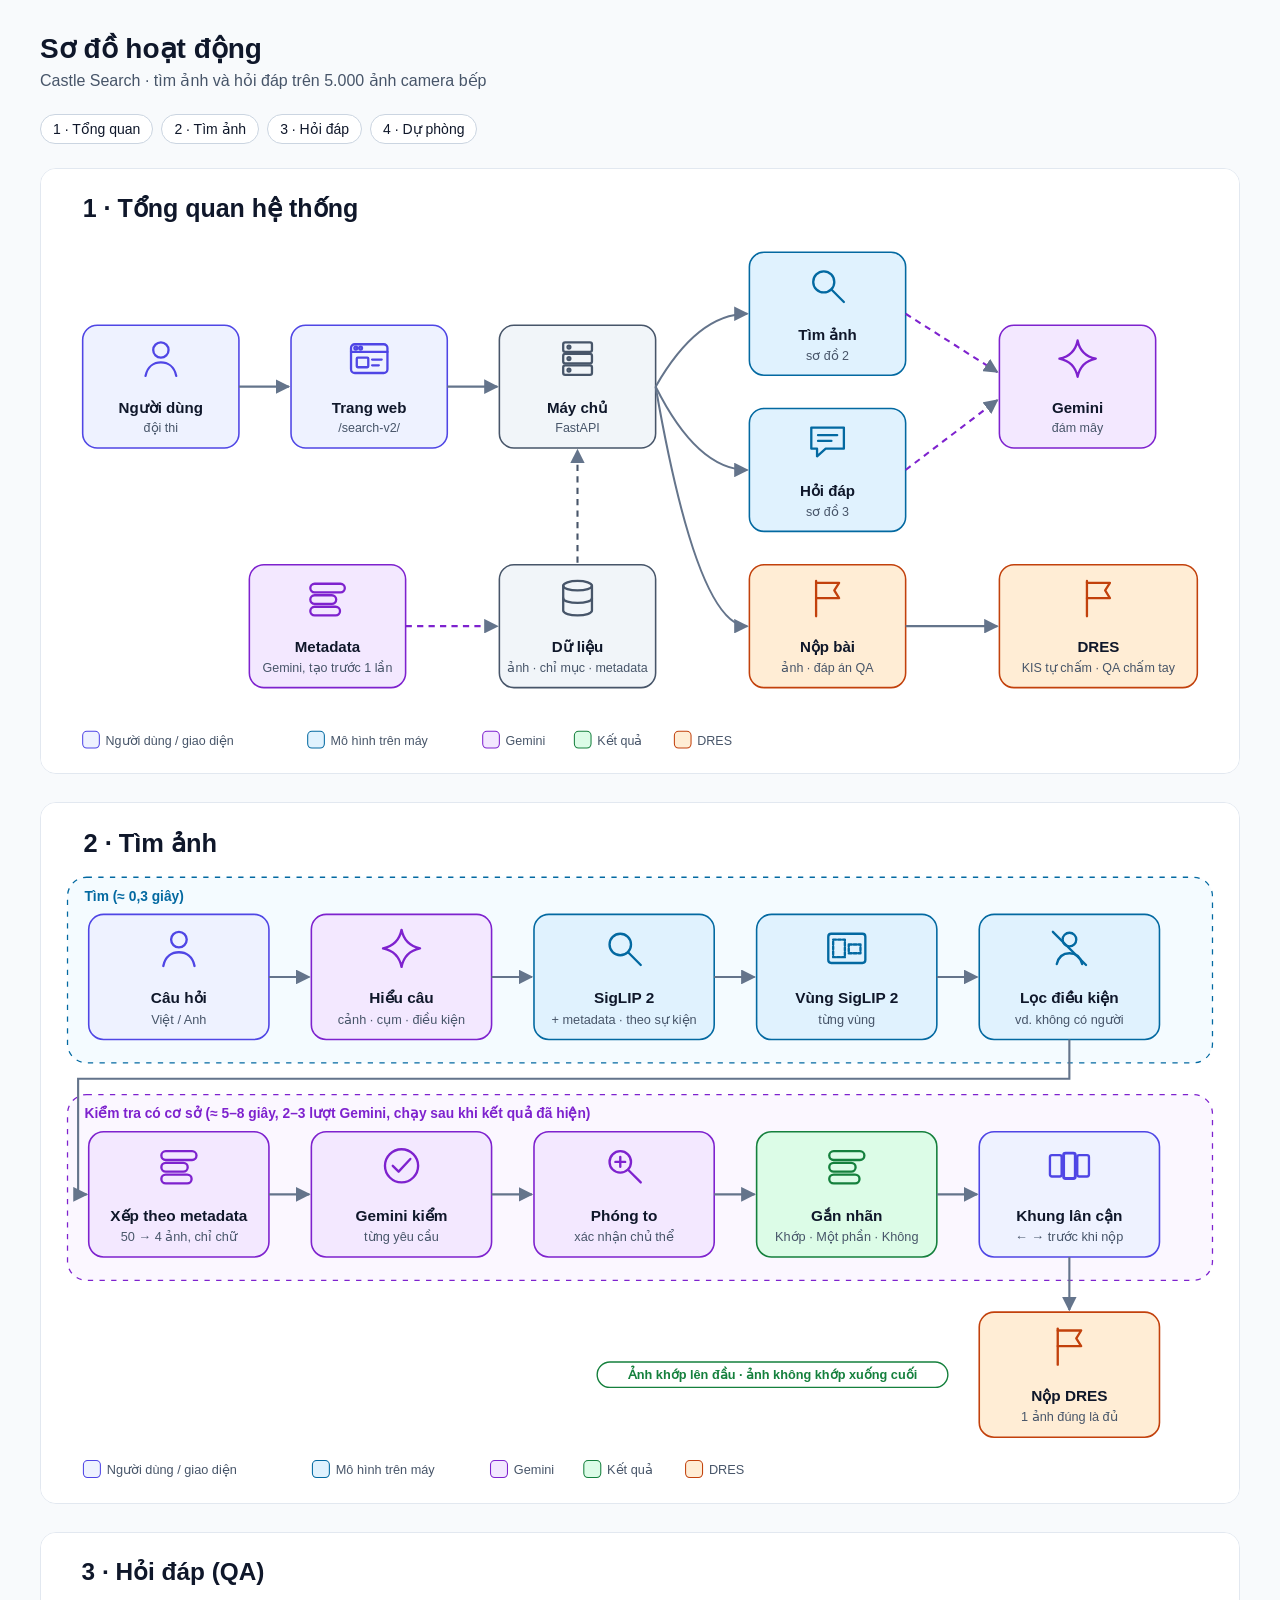
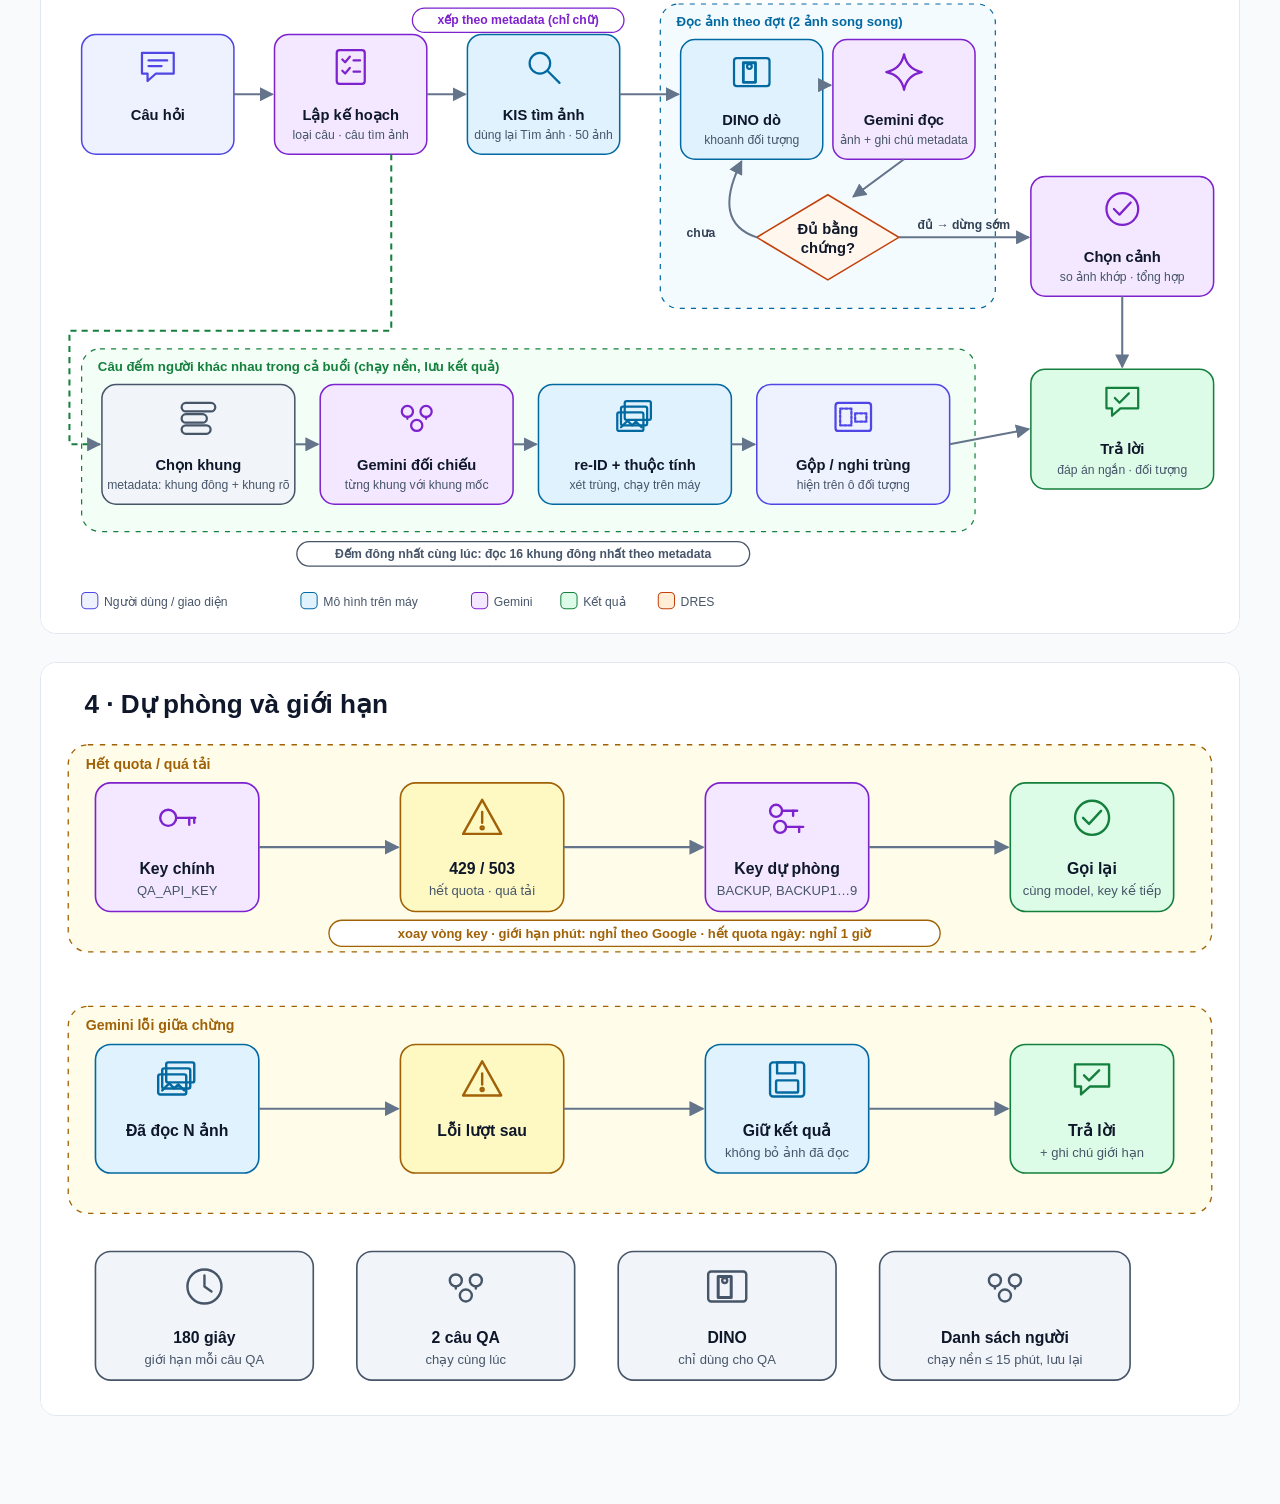
<file: docs/so-do-he-thong/index.html>
<!doctype html>
<html lang="vi">
<head>
<meta charset="utf-8" />
<meta name="viewport" content="width=device-width, initial-scale=1" />
<title>Sơ đồ hoạt động · Castle Search</title>
<style>
  body { margin: 0; background: #f8fafc; font-family: "Segoe UI", Roboto, Arial, sans-serif; color: #0f172a; }
  main { max-width: 1200px; margin: 0 auto; padding: 32px 20px 60px; }
  h1 { margin: 0 0 6px; font-size: 28px; }
  p { margin: 0 0 24px; color: #475569; }
  nav { display: flex; gap: 8px; flex-wrap: wrap; margin-bottom: 24px; }
  nav a { padding: 6px 12px; border-radius: 999px; background: #fff; border: 1px solid #cbd5e1; color: #0f172a; text-decoration: none; font-size: 14px; }
  figure { margin: 0 0 28px; background: #fff; border: 1px solid #e2e8f0; border-radius: 16px; overflow: hidden; }
  figure img { display: block; width: 100%; height: auto; }
</style>
</head>
<body>
<main>
  <h1>Sơ đồ hoạt động</h1>
  <p>Castle Search · tìm ảnh và hỏi đáp trên 5.000 ảnh camera bếp</p>
  <nav>
    <a href="#tong-quan">1 · Tổng quan</a>
    <a href="#tim-anh">2 · Tìm ảnh</a>
    <a href="#hoi-dap">3 · Hỏi đáp</a>
    <a href="#du-phong">4 · Dự phòng</a>
  </nav>
  <figure id="tong-quan"><img src="1-tong-quan.svg" alt="Tổng quan: người dùng, trang web, máy chủ, ba chức năng, Gemini, DRES, metadata tạo trước" /></figure>
  <figure id="tim-anh"><img src="2-tim-anh.svg" alt="Luồng tìm ảnh: hiểu câu, SigLIP 2 kèm metadata, vùng SigLIP 2, lọc, Gemini kiểm, phóng to, gắn nhãn, nộp" /></figure>
  <figure id="hoi-dap"><img src="3-hoi-dap.svg" alt="Luồng hỏi đáp: lập kế hoạch, KIS tìm ảnh, DINO và Gemini đọc theo đợt, dừng sớm, chọn cảnh, trả lời; nhánh đếm người: chọn khung, Gemini đối chiếu, re-ID và thuộc tính xét trùng" /></figure>
  <figure id="du-phong"><img src="4-du-phong.svg" alt="Dự phòng: xoay vòng key khi hết quota, giữ kết quả khi Gemini lỗi, danh sách người chạy nền, các giới hạn" /></figure>
</main>
</body>
</html>
</file>
